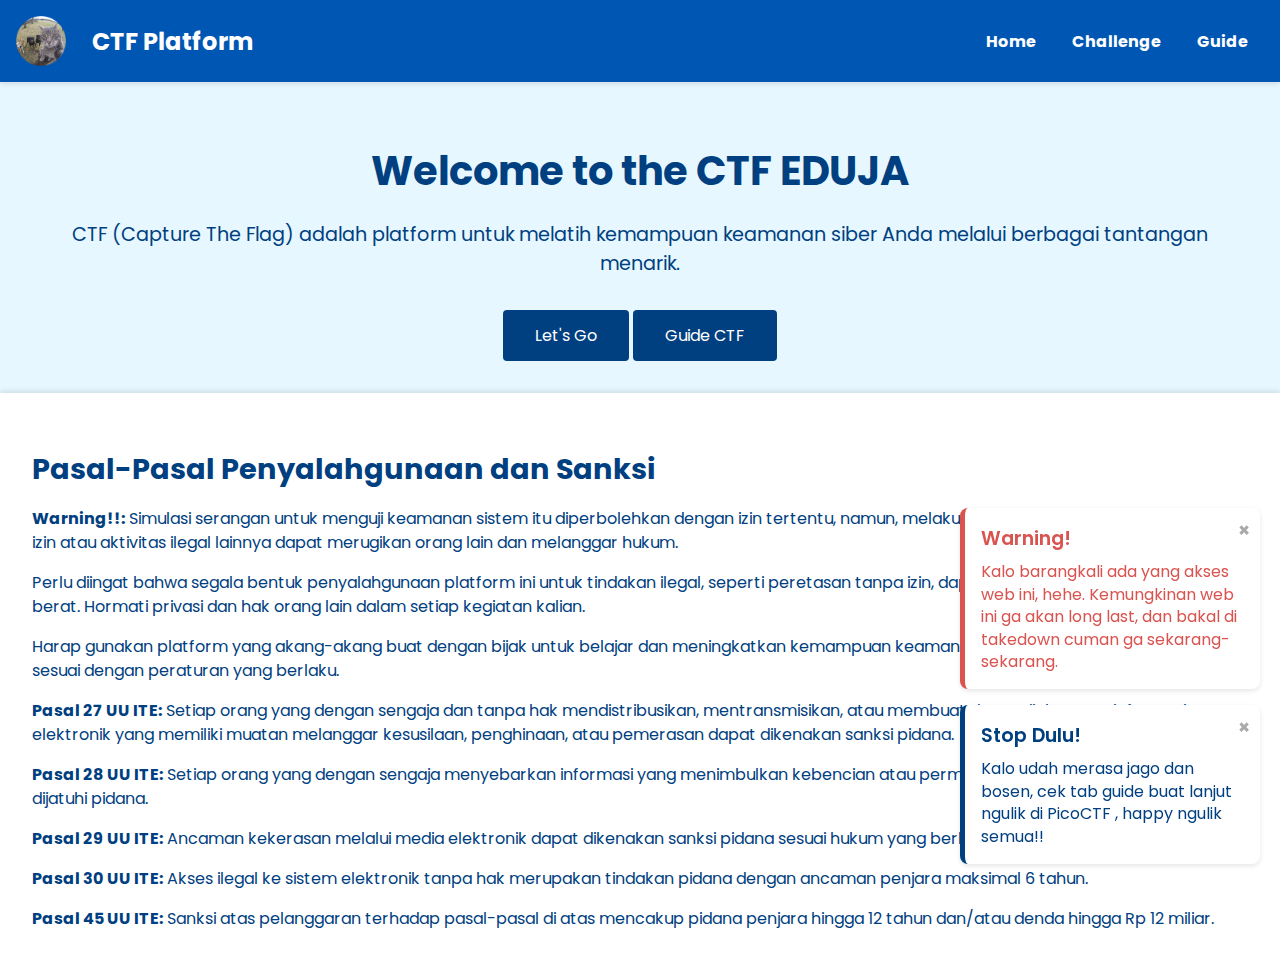
<file: index.html>
<!DOCTYPE html>
<html lang="en">
<head>
    <meta charset="UTF-8">
    <meta name="viewport" content="width=device-width, initial-scale=1.0">
    <title>CTF Platform - Home</title>
    <link rel="icon" href="foto/kucing.png" type="image/png">
    <link rel="stylesheet" href="css/stylehome.css">
</head>
<body>
    <nav>
        <div class="logo">
            <img src="foto/kucing.png" alt="CTF Logo">
            <a href="index.html">CTF Platform</a>
        </div>
        <div>
            <a href="index.html">Home</a>
            <a href="challenge.html">Challenge</a>
            <a href="guide.html">Guide</a>
        </div>
    </nav>
    <div id="notification-container" class="notification-container"></div>
    <div class="main">
        <div>
            <h1>Welcome to the CTF EDUJA</h1>
            <p>CTF (Capture The Flag) adalah platform untuk melatih kemampuan keamanan siber Anda melalui berbagai tantangan menarik.</p>
            <a href="challenge.html">Let's Go</a>
            <a href="guide.html">Guide CTF</a>
        </div>
    </div>
    <div class="legal">
        <h2>Pasal-Pasal Penyalahgunaan dan Sanksi</h2>
        <p><strong>Warning!!:</strong> Simulasi serangan untuk menguji keamanan sistem itu diperbolehkan dengan izin tertentu, namun, melakukan tindakan seperti hacking tanpa izin atau aktivitas ilegal lainnya dapat merugikan orang lain dan melanggar hukum.</p>
        <p>Perlu diingat bahwa segala bentuk penyalahgunaan platform ini untuk tindakan ilegal, seperti peretasan tanpa izin, dapat berujung pada sanksi hukum berat. Hormati privasi dan hak orang lain dalam setiap kegiatan kalian.</p>
        <p>Harap gunakan platform yang akang-akang buat dengan bijak untuk belajar dan meningkatkan kemampuan keamanan siber kalian secara positif dan sesuai dengan peraturan yang berlaku.</p>
        <p><strong>Pasal 27 UU ITE:</strong> Setiap orang yang dengan sengaja dan tanpa hak mendistribusikan, mentransmisikan, atau membuat dapat diaksesnya informasi elektronik yang memiliki muatan melanggar kesusilaan, penghinaan, atau pemerasan dapat dikenakan sanksi pidana.</p>
        <p><strong>Pasal 28 UU ITE:</strong> Setiap orang yang dengan sengaja menyebarkan informasi yang menimbulkan kebencian atau permusuhan berdasarkan SARA dapat dijatuhi pidana.</p>
        <p><strong>Pasal 29 UU ITE:</strong> Ancaman kekerasan melalui media elektronik dapat dikenakan sanksi pidana sesuai hukum yang berlaku.</p>
        <p><strong>Pasal 30 UU ITE:</strong> Akses ilegal ke sistem elektronik tanpa hak merupakan tindakan pidana dengan ancaman penjara maksimal 6 tahun.</p>
        <p><strong>Pasal 45 UU ITE:</strong> Sanksi atas pelanggaran terhadap pasal-pasal di atas mencakup pidana penjara hingga 12 tahun dan/atau denda hingga Rp 12 miliar.</p>
    </div>
    <script src="script/script.js"></script>
</body>
</html>
</file>
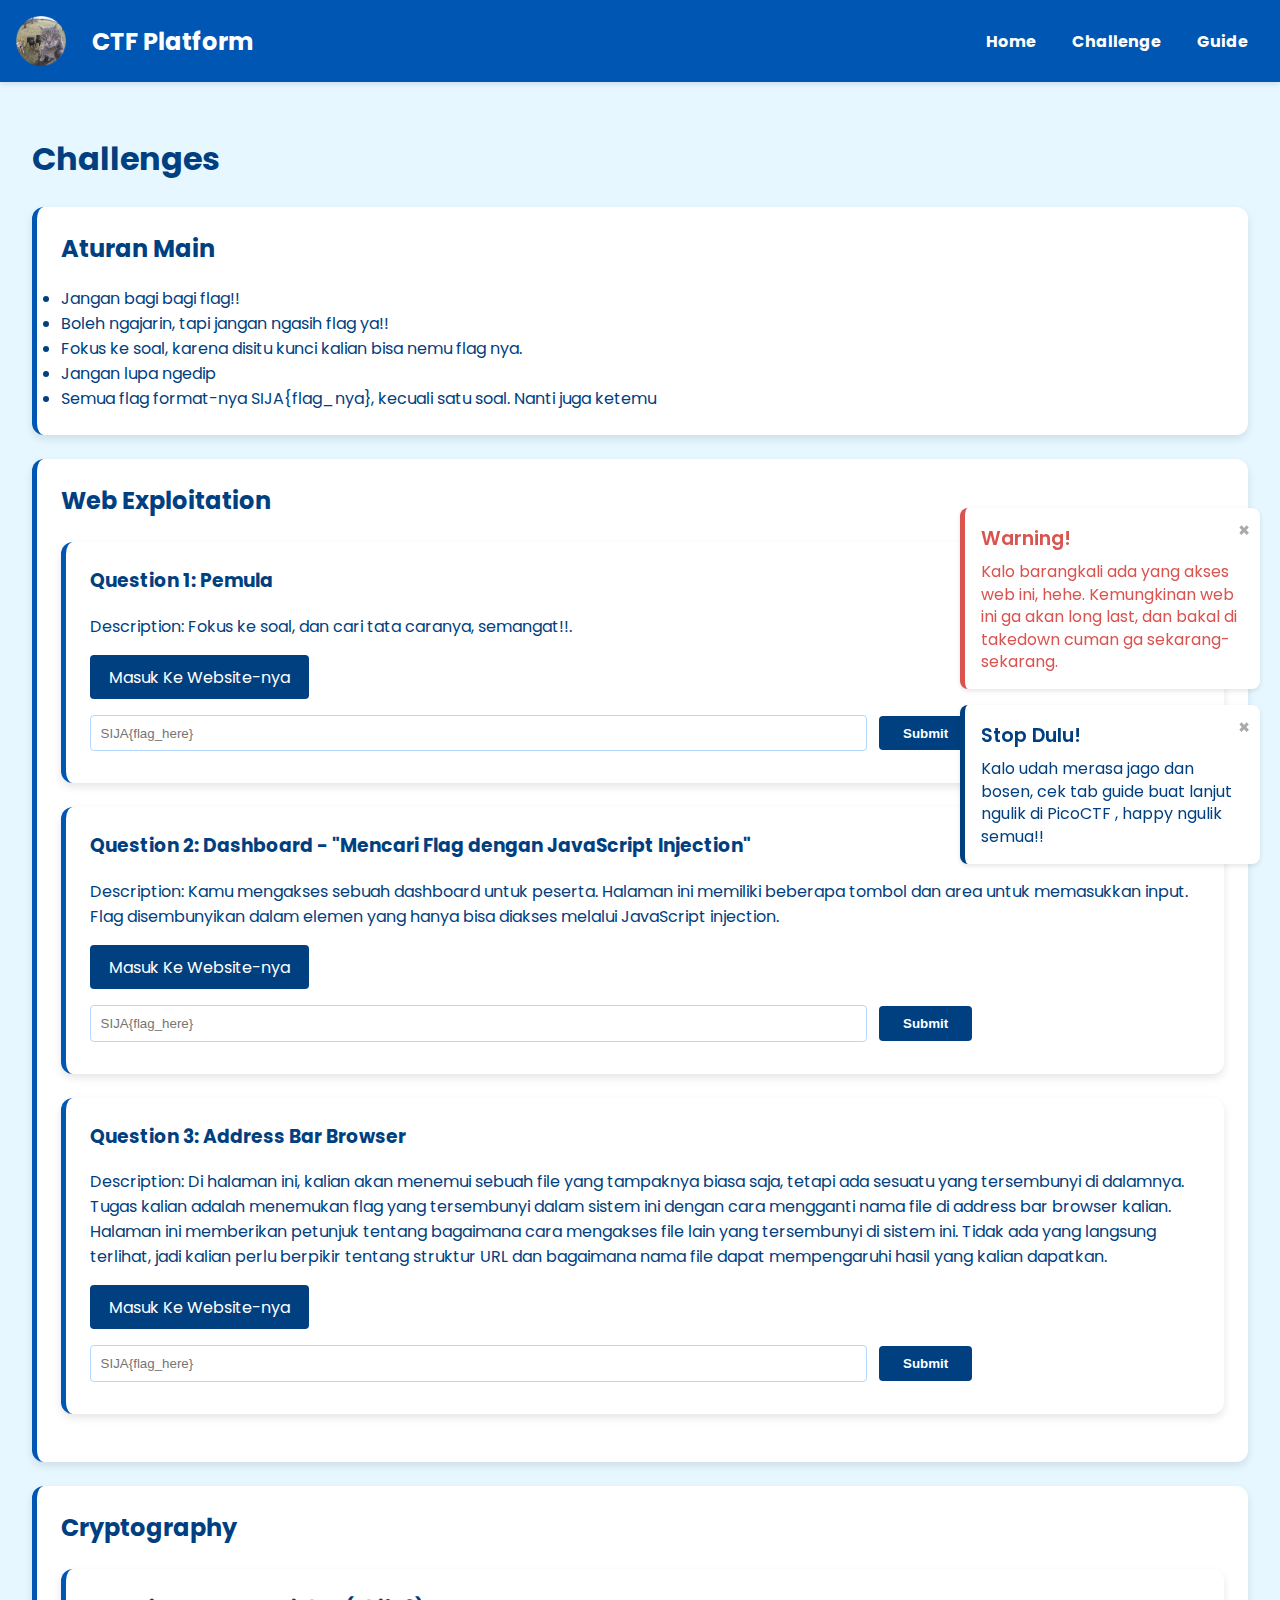
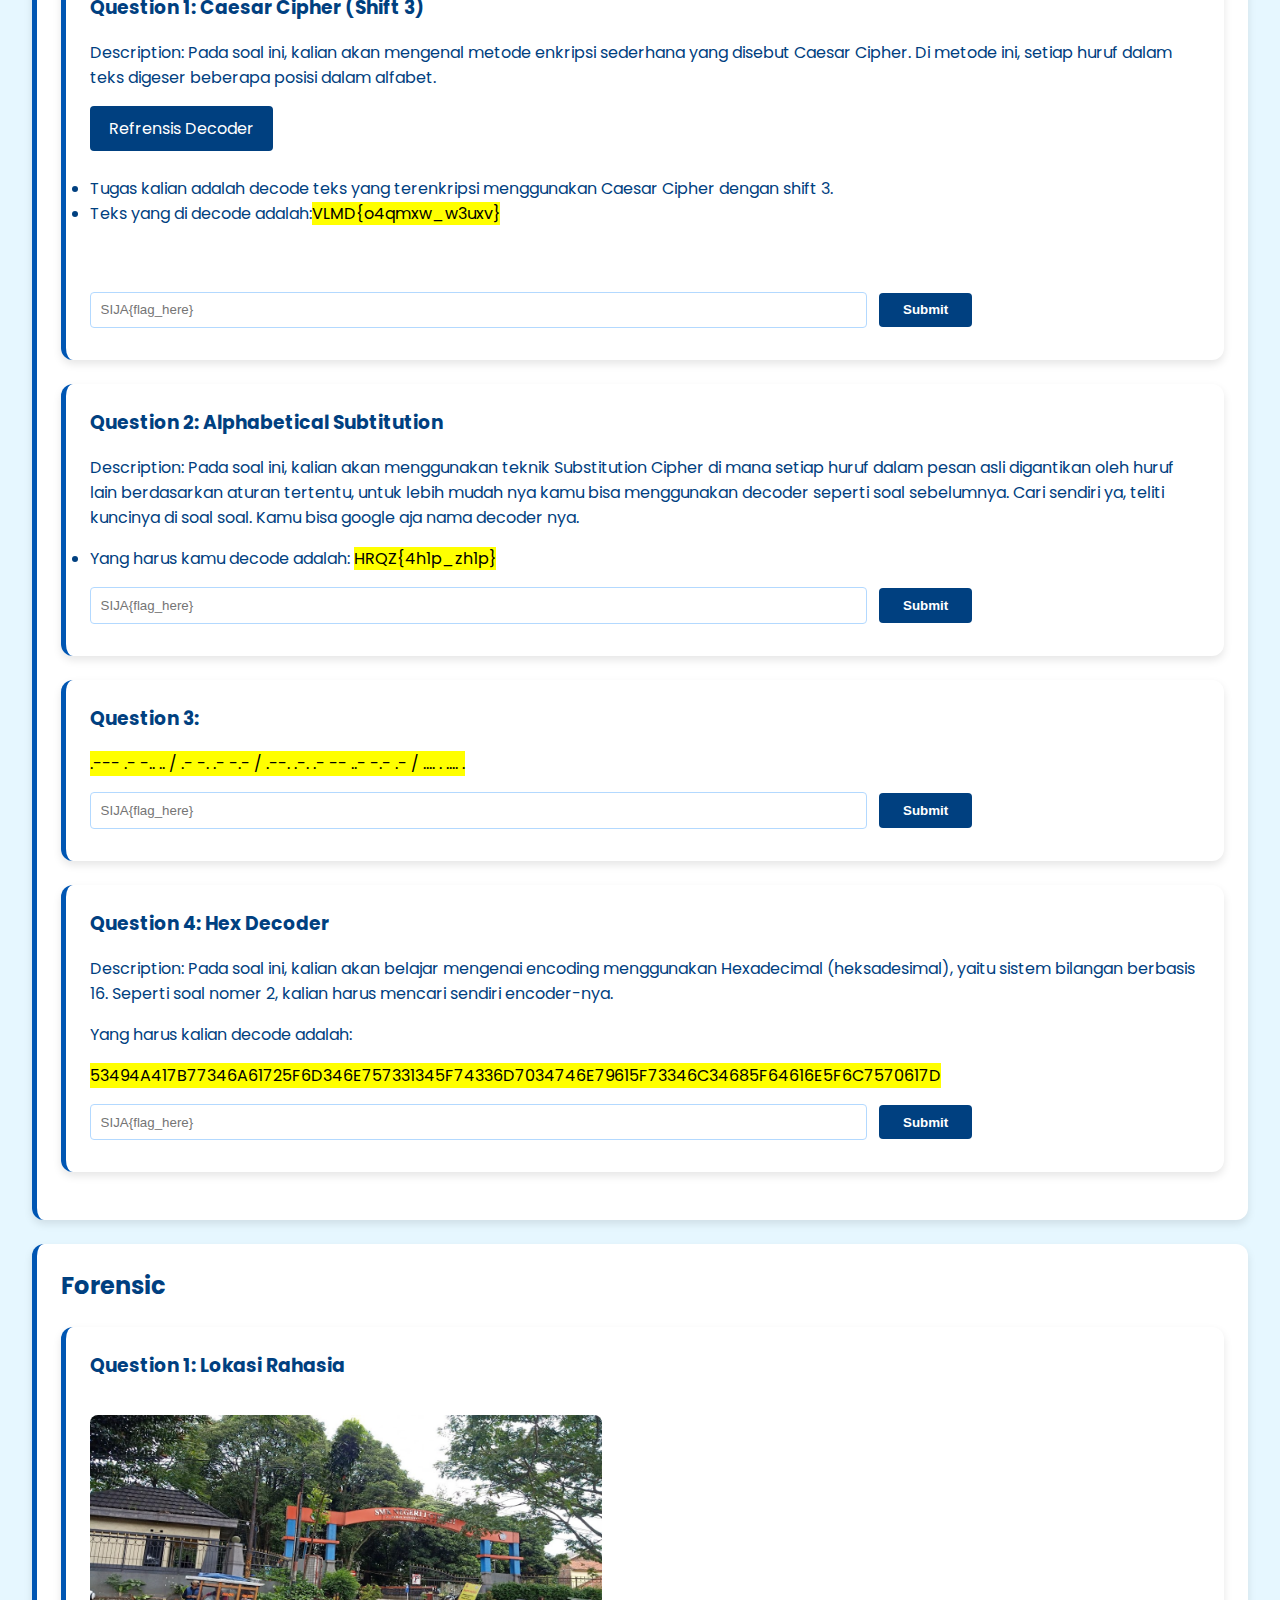
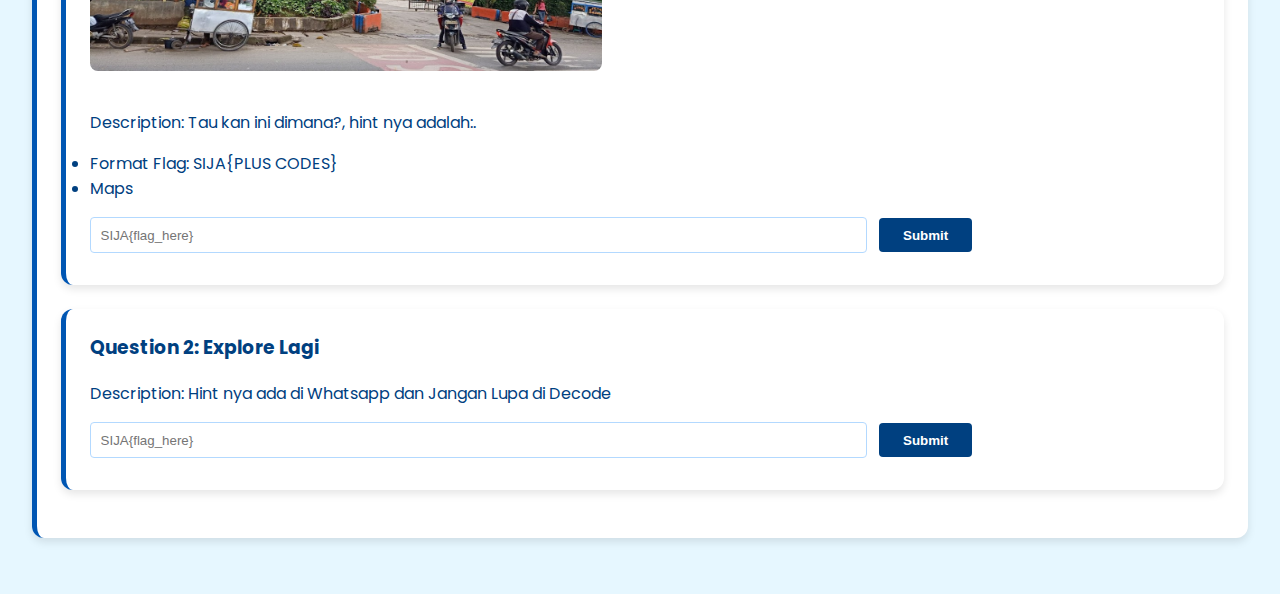
<file: challenge.html>
<!--Hayo Nyari Apa Disini???-->
<!--Balik Lagi Sana-->

<!DOCTYPE html>
<html lang="en">
<head>
    <meta chtfarset="UTF-8">
    <meta name="viewport" content="width=device-width, initial-scale=1.0">
    <title>CTF Platform - Challenge</title>
    <link rel="icon" href="/foto/kucing.png" type="image/png">
    <link rel="stylesheet" href="/css/style.css">
</head>
<body>
    <nav>
        <div class="logo">
            <img src="/foto/kucing.png" alt="CTF Logo">
            <a href="index.html">CTF Platform</a>
        </div>
        <div>
            <a href="index.html">Home</a>
            <a href="challenge.html">Challenge</a>
            <a href="guide.html">Guide</a>
        </div>
    </nav>
    <div id="notification-container" class="notification-container"></div>
    <div class="container">
        <h1>Challenges</h1>
        <div class="card">
            <h2>Aturan Main</h2>
            <li>Jangan bagi bagi flag!!</li>
            <li>Boleh ngajarin, tapi jangan ngasih flag ya!!</li>
            <li>Fokus ke soal, karena disitu kunci kalian bisa nemu flag nya.</li>
            <li>Jangan lupa ngedip</li>
            <li>Semua flag format-nya SIJA{flag_nya}, kecuali satu soal. Nanti juga ketemu</li>
        </div>
        <div class="card">
            <h2>Web Exploitation</h2>
            <div class="card">
                <h3>Question 1: Pemula</h3>
                <p>Description: Fokus ke soal, dan cari tata caranya, semangat!!.</p>
                <a href="websoal/kesatu.html" class="button-link">
                    Masuk Ke Website-nya
                </a>
                <form class="challenge-form" data-id="web1" data-answer="U0lKQXtrZXJlbl9rZXJlbjJfNH0=">
                    <input type="text" name="answer" placeholder="SIJA{flag_here}">
                    <button type="submit">Submit</button>
                    <div class="feedback"></div>
                </form>
            </div>
            <div class="card">
                <h3>Question 2: Dashboard - "Mencari Flag dengan JavaScript Injection"</h3>
                <p>Description: Kamu mengakses sebuah dashboard untuk peserta. Halaman ini memiliki beberapa tombol dan area untuk memasukkan input. Flag disembunyikan dalam elemen yang hanya bisa diakses melalui JavaScript injection.</p>
                <a href="websoal/kedua.html" class="button-link">
                    Masuk Ke Website-nya
                </a>
                <form class="challenge-form" data-id="web2" data-answer="U0lKQXtvMTFfa2VyM25ueTRfMGl9">
                    <input type="text" name="answer" placeholder="SIJA{flag_here}">
                    <button type="submit">Submit</button>
                    <div class="feedback"></div>
                </form>
            </div>
            <div class="card">
                <h3>Question 3: Address Bar Browser</h3>
                <p>Description:  Di halaman ini, kalian akan menemui sebuah file yang tampaknya biasa saja, tetapi ada sesuatu yang tersembunyi di dalamnya. Tugas kalian adalah menemukan flag yang tersembunyi dalam sistem ini dengan cara mengganti nama file di address bar browser kalian.
                Halaman ini memberikan petunjuk tentang bagaimana cara mengakses file lain yang tersembunyi di sistem ini. Tidak ada yang langsung terlihat, jadi kalian perlu berpikir tentang struktur URL dan bagaimana nama file dapat mempengaruhi hasil yang kalian dapatkan.</p>
                <a href="websoal/ketiga.html" class="button-link">
                    Masuk Ke Website-nya
                </a>
                <form class="challenge-form" data-id="web3" data-answer="U0lKQXttdWxhMV9qNGcwX25paH0=">
                    <input type="text" name="answer" placeholder="SIJA{flag_here}">
                    <button type="submit">Submit</button>
                    <div class="feedback"></div>
                </form>
            </div>
        </div>
        <div class="card">
            <h2>Cryptography</h2>
            <div class="card">
                <h3>Question 1: Caesar Cipher (Shift 3)</h3>
                <p>Description: Pada soal ini, kalian akan mengenal metode enkripsi sederhana yang disebut Caesar Cipher. Di metode ini, setiap huruf dalam teks digeser beberapa posisi dalam alfabet.</p>
                <a href="https://cryptii.com/pipes/caesar-cipher" class="button-link">
                    Refrensis Decoder
                </a><br><br>
                <li>
                    Tugas kalian adalah decode teks yang terenkripsi menggunakan Caesar Cipher dengan shift 3.
                </li>
                <li>
                    Teks yang di decode adalah:<mark>VLMD{o4qmxw_w3uxv}</mark> 
                </li><br><br>
                <form class="challenge-form" data-id="crypto1" data-answer="U0lKQXtsNG5qdXRfdDNydXN9">
                    <input type="text" name="answer" placeholder="SIJA{flag_here}">
                    <button type="submit">Submit</button>
                    <div class="feedback"></div>
                </form>
            </div>
            <div class="card">
                <h3>Question 2: Alphabetical Subtitution</h3>
                <p>Description: Pada soal ini, kalian akan menggunakan teknik Substitution Cipher di mana setiap huruf dalam pesan asli digantikan oleh huruf lain berdasarkan aturan tertentu, untuk lebih mudah nya kamu bisa menggunakan decoder seperti soal sebelumnya. Cari sendiri ya, teliti kuncinya di soal soal. Kamu bisa google aja nama decoder nya.</p>
                <li>Yang harus kamu decode adalah: <mark>HRQZ{4h1p_zh1p}</mark></li>
                <form class="challenge-form" data-id="crypto2" data-answer="U0lKQXs0czFrX2FzMWt9">
                    <input type="text" name="answer" placeholder="SIJA{flag_here}">
                    <button type="submit">Submit</button>
                    <div class="feedback"></div>
                </form>
            </div>
            <div class="card">
                <h3>Question 3: </h3>
                <p><mark>.--- .- -.. .. / .- -. .- -.- / .--. .-. .- -- ..- -.- .- / .... . .... .</mark></p>
                <form class="challenge-form" data-id="crypto3" data-answer="SkFESSBBTkFLIFBSQU1VS0EgSEVIRQ==">
                    <input type="text" name="answer" placeholder="SIJA{flag_here}">
                    <button type="submit">Submit</button>
                    <div class="feedback"></div>
                </form>
            </div>
            <div class="card">
                <h3>Question 4: Hex Decoder</h3>
                <p>Description: Pada soal ini, kalian akan belajar mengenai encoding menggunakan Hexadecimal (heksadesimal), yaitu sistem bilangan berbasis 16. Seperti soal nomer 2, kalian harus mencari sendiri encoder-nya.</p>
                <p>Yang harus kalian decode adalah: </p>
                <p><mark>53494A417B77346A61725F6D346E757331345F74336D7034746E79615F73346C34685F64616E5F6C7570617D</mark></p>
                <form class="challenge-form" data-id="crypto4" data-answer="U0lKQXt3NGphcl9tNG51czE0X3QzbXA0dG55YV9zNGw0aF9kYW5fbHVwYX0=">
                    <input type="text" name="answer" placeholder="SIJA{flag_here}">
                    <button type="submit">Submit</button>
                    <div class="feedback"></div>
                </form>
            </div>
        </div>
        <div class="card">
            <h2>Forensic</h2>
            <div class="card">
                <h3>Question 1: Lokasi Rahasia</h3>
                <img src="/foto/smktercinta.jpg" alt="SMK Tercinta" width="512" height="256">
                <p>Description: Tau kan ini dimana?, hint nya adalah:.</p>
                <li>Format Flag: SIJA{PLUS CODES}</li>
                <li>Maps</li>
                <form class="challenge-form" data-id="forensic1" data-answer="U0lKQXszR1hRKzM5fQ==">
                    <input type="text" name="answer" placeholder="SIJA{flag_here}">
                    <button type="submit">Submit</button>
                    <div class="feedback"></div>
                </form>
            </div>
            <div class="card">
                <h3>Question 2: Explore Lagi</h3>
                <p>Description: Hint nya ada di Whatsapp dan Jangan Lupa di Decode</p>
                <form class="challenge-form" data-id="forensic2" data-answer="U0lKQXtoZWhlfQ==">
                    <input type="text" name="answer" placeholder="SIJA{flag_here}">
                    <button type="submit">Submit</button>
                    <div class="feedback"></div>
                </form>
            </div>
        </div>
    </div>
    <script src="/script/script.js"></script>
</body>
</html>
</file>
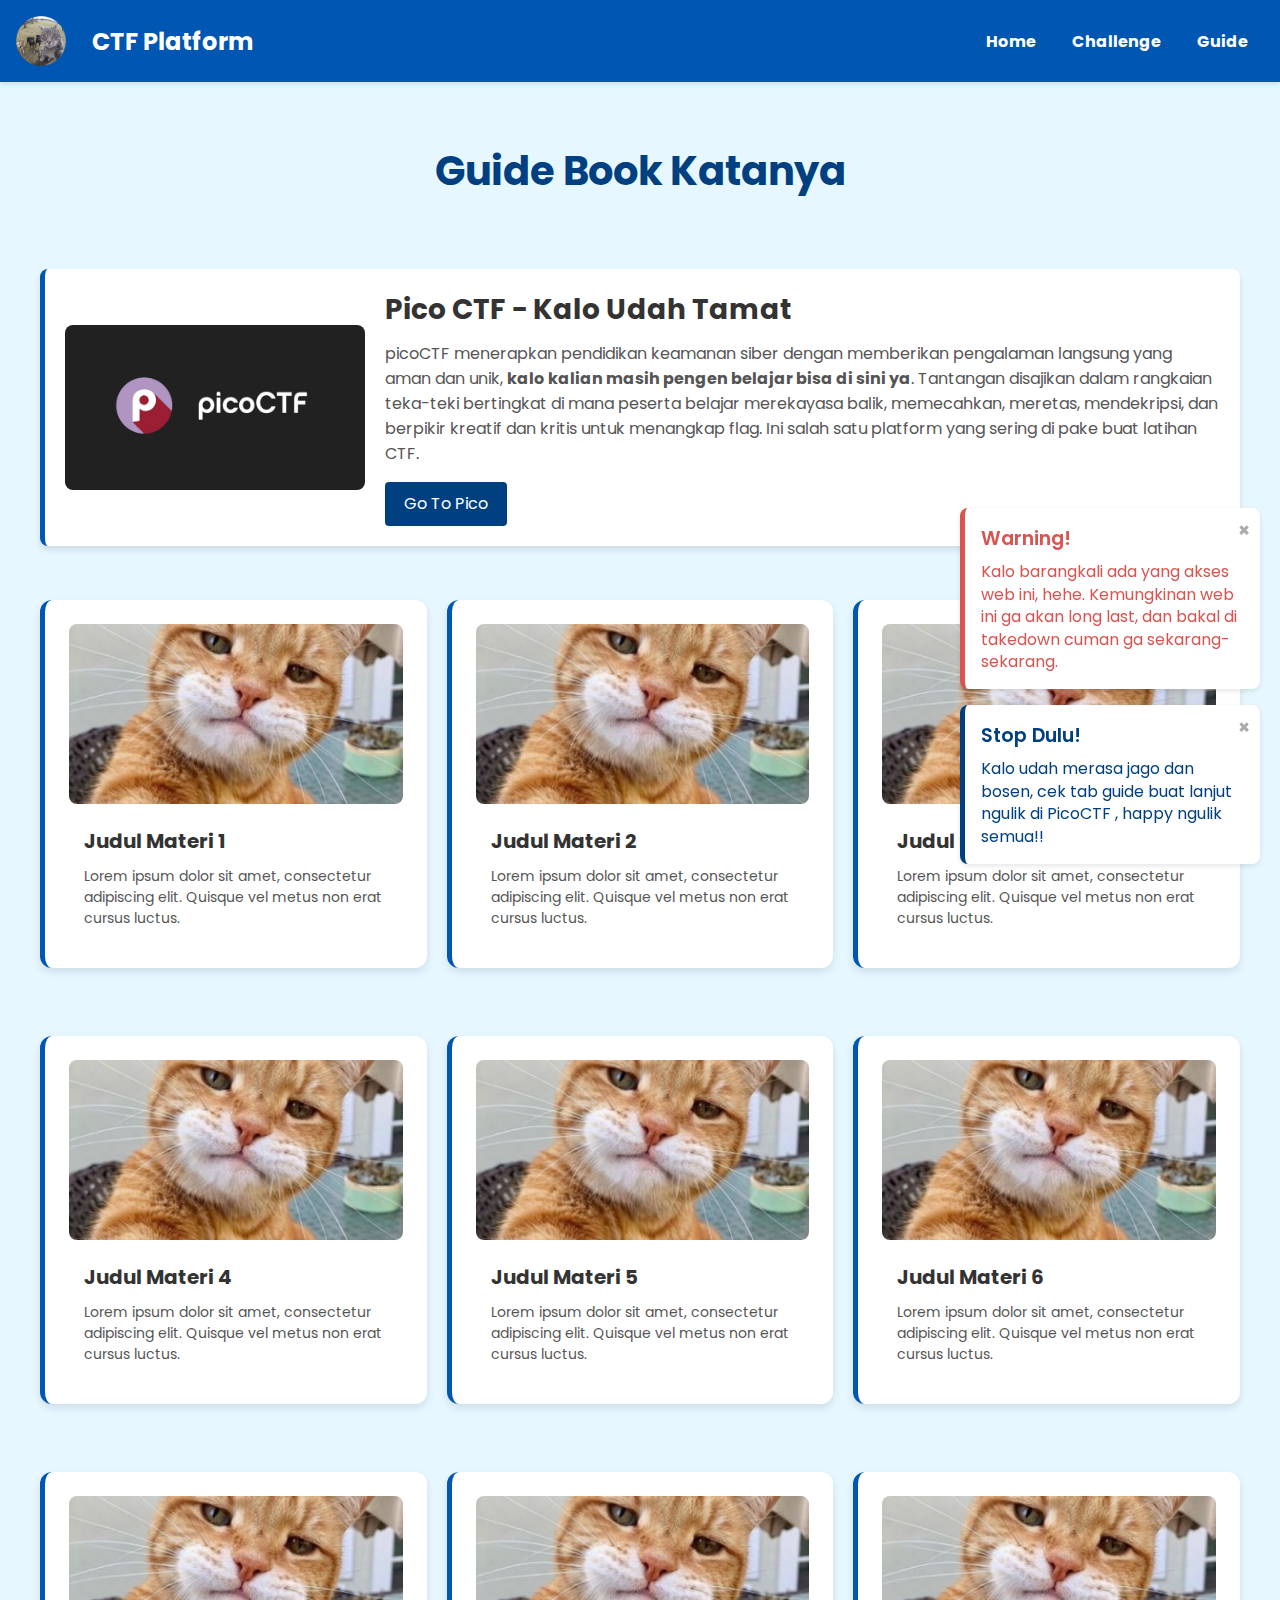
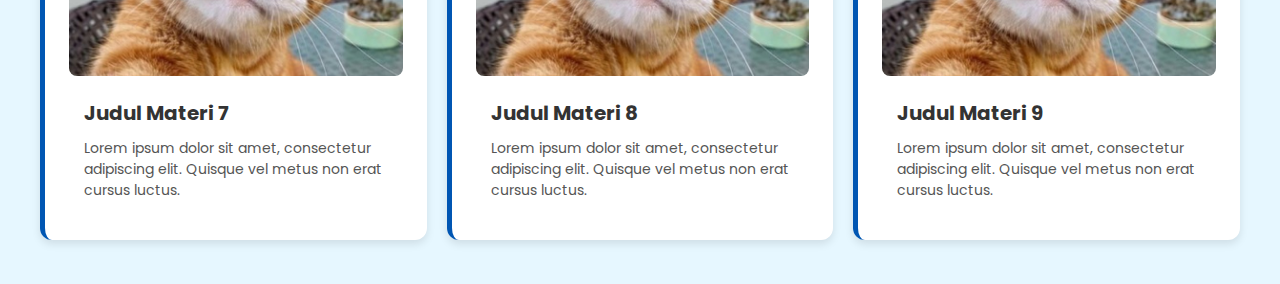
<file: guide.html>
<!DOCTYPE html>
<html lang="id">
<head>
    <meta charset="UTF-8">
    <meta name="viewport" content="width=device-width, initial-scale=1.0">
    <title>Guide</title>
    <link rel="stylesheet" href="css/styleguide.css">
</head>
<body>
    <nav>
        <div class="logo">
            <img src="foto/kucing.png" alt="CTF Logo">
            <a href="index.html">CTF Platform</a>
        </div>
        <div>
            <a href="index.html">Home</a>
            <a href="challenge.html">Challenge</a>
            <a href="guide.html">Guide</a>
        </div>
    </nav>
    <div id="notification-container" class="notification-container"></div>
    <div class="main">
        <div>
            <h1>Guide Book Katanya</h1>
        </div>
    </div>
    <div class="container">
        <div class="main-material">
            <img src="foto/pico.png" alt="Materi Utama">
            <div class="content">
                <h1>Pico CTF - Kalo Udah Tamat</h1>
                <p>
                    picoCTF menerapkan pendidikan keamanan siber dengan memberikan pengalaman langsung yang aman dan unik, <strong>kalo kalian masih pengen belajar bisa di sini ya</strong>. Tantangan disajikan dalam rangkaian teka-teki bertingkat di mana peserta belajar merekayasa balik, memecahkan, meretas, mendekripsi, dan berpikir kreatif dan kritis untuk menangkap flag. Ini salah satu platform yang sering di pake buat latihan CTF.
                </p>
                <a href="https://picoctf.org/" class="button-link">
                    Go To Pico
                </a><br>
            </div>
        </div>

        <div class="card-container">
            <!-- Card 1 -->
            <div class="card">
                <img src="foto/kucingoren.jpg" alt="Materi 1">
                <div class="card-content">
                    <h3>Judul Materi 1</h3>
                    <p>Lorem ipsum dolor sit amet, consectetur adipiscing elit. Quisque vel metus non erat cursus luctus.</p>
                </div>
            </div>
            <!-- Card 2 -->
            <div class="card">
                <img src="foto/kucingoren.jpg" alt="Materi 2">
                <div class="card-content">
                    <h3>Judul Materi 2</h3>
                    <p>Lorem ipsum dolor sit amet, consectetur adipiscing elit. Quisque vel metus non erat cursus luctus.</p>
                </div>
            </div>
            <!-- Card 3 -->
            <div class="card">
                <img src="foto/kucingoren.jpg" alt="Materi 3">
                <div class="card-content">
                    <h3>Judul Materi 3</h3>
                    <p>Lorem ipsum dolor sit amet, consectetur adipiscing elit. Quisque vel metus non erat cursus luctus.</p>
                </div>
            </div>
            <!-- Card 4 -->
            <div class="card">
                <img src="foto/kucingoren.jpg" alt="Materi 4">
                <div class="card-content">
                    <h3>Judul Materi 4</h3>
                    <p>Lorem ipsum dolor sit amet, consectetur adipiscing elit. Quisque vel metus non erat cursus luctus.</p>
                </div>
            </div>
            <!-- Card 5 -->
            <div class="card">
                <img src="foto/kucingoren.jpg" alt="Materi 5">
                <div class="card-content">
                    <h3>Judul Materi 5</h3>
                    <p>Lorem ipsum dolor sit amet, consectetur adipiscing elit. Quisque vel metus non erat cursus luctus.</p>
                </div>
            </div>
            <!-- Card 6 -->
            <div class="card">
                <img src="foto/kucingoren.jpg" alt="Materi 6">
                <div class="card-content">
                    <h3>Judul Materi 6</h3>
                    <p>Lorem ipsum dolor sit amet, consectetur adipiscing elit. Quisque vel metus non erat cursus luctus.</p>
                </div>
            </div>
            <!-- Card 7 -->
            <div class="card">
                <img src="foto/kucingoren.jpg" alt="Materi 7">
                <div class="card-content">
                    <h3>Judul Materi 7</h3>
                    <p>Lorem ipsum dolor sit amet, consectetur adipiscing elit. Quisque vel metus non erat cursus luctus.</p>
                </div>
            </div>
            <!-- Card 8 -->
            <div class="card">
                <img src="foto/kucingoren.jpg" alt="Materi 8">
                <div class="card-content">
                    <h3>Judul Materi 8</h3>
                    <p>Lorem ipsum dolor sit amet, consectetur adipiscing elit. Quisque vel metus non erat cursus luctus.</p>
                </div>
            </div>
            <!-- Card 9 -->
            <div class="card">
                <img src="foto/kucingoren.jpg" alt="Materi 9">
                <div class="card-content">
                    <h3>Judul Materi 9</h3>
                    <p>Lorem ipsum dolor sit amet, consectetur adipiscing elit. Quisque vel metus non erat cursus luctus.</p>
                </div>
            </div>
        </div>
    </div>
    <script src="script/script.js"></script>
</body>
</html>
</file>
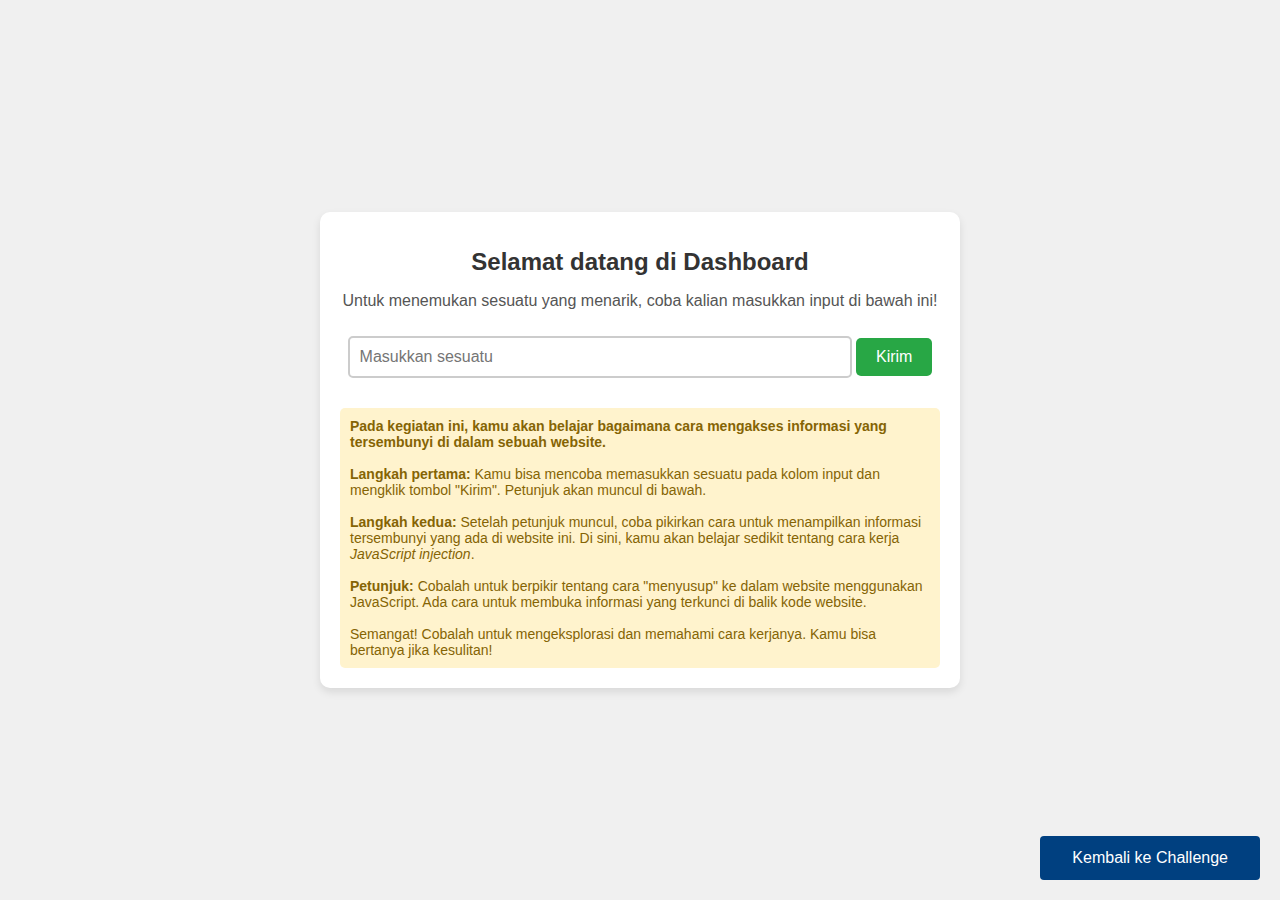
<file: websoal/kedua.html>
<!DOCTYPE html>
<html lang="id">
<head>
    <meta charset="UTF-8">
    <meta name="viewport" content="width=device-width, initial-scale=1.0">
    <title>Dashboard - Flag Tersembunyi</title>
    <style>
        body {
            font-family: Arial, sans-serif;
            background-color: #f0f0f0;
            display: flex;
            justify-content: center;
            align-items: center;
            height: 100vh;
            margin: 0;
        }
        .container {
            text-align: center;
            background-color: white;
            padding: 20px;
            border-radius: 10px;
            box-shadow: 0 4px 8px rgba(0, 0, 0, 0.1);
            width: 80%;
            max-width: 600px;
        }
        h1 {
            font-size: 24px;
            color: #333;
        }
        p {
            font-size: 16px;
            color: #555;
        }
        .btn {
            padding: 10px 20px;
            background-color: #007BFF;
            color: white;
            border: none;
            border-radius: 5px;
            cursor: pointer;
            font-size: 16px;
        }
        .btn:hover {
            background-color: #0056b3;
        }

        .btn-second {
            position: fixed;
            bottom: 20px; 
            right: 20px; 
            padding: 0.8rem 2rem;
            font-size: 1rem;
            color: white;
            background-color: #004080;
            text-decoration: none;
            border-radius: 4px;
            border: none;
            cursor: pointer;
        }

        .btn-second:hover {
            background-color: #218838;
        }
        input[type="text"] {
            padding: 10px;
            font-size: 16px;
            width: 80%;
            margin: 10px 0;
            border-radius: 5px;
            border: 2px solid #ccc;
        }
        input[type="submit"] {
            padding: 10px 20px;
            background-color: #28a745;
            color: white;
            border: none;
            border-radius: 5px;
            cursor: pointer;
            font-size: 16px;
        }
        input[type="submit"]:hover {
            background-color: #218838;
        }
        #hint {
            color: green;
            display: none;
        }
        .hint-container {
            margin-top: 20px;
        }
        #explanation {
            background-color: #fff3cd;
            padding: 10px;
            border-radius: 5px;
            color: #856404;
            margin-top: 20px;
            font-size: 14px;
            text-align: left;
        }
    </style>
</head>
<body>
    <div class="container">
        <h1>Selamat datang di Dashboard</h1>
        <p>Untuk menemukan sesuatu yang menarik, coba kalian masukkan input di bawah ini!</p>

        <form id="form">
            <input type="text" id="input" placeholder="Masukkan sesuatu" />
            <input type="submit" class="btn" value="Kirim" />
        </form>

        <div class="hint-container">
            <p id="hint">"revealFlag();" dan Console Pada Browser</p>
        </div>

        <div id="hiddenFlag" style="display:none;">U0lKQXtvMTFfa2VyM25ueTRfMGl9</div>

        <div id="explanation">
            <strong>Pada kegiatan ini, kamu akan belajar bagaimana cara mengakses informasi yang tersembunyi di dalam sebuah website.</strong><br><br>
            <strong>Langkah pertama:</strong> Kamu bisa mencoba memasukkan sesuatu pada kolom input dan mengklik tombol "Kirim". Petunjuk akan muncul di bawah.<br><br>
            <strong>Langkah kedua:</strong> Setelah petunjuk muncul, coba pikirkan cara untuk menampilkan informasi tersembunyi yang ada di website ini. Di sini, kamu akan belajar sedikit tentang cara kerja <em>JavaScript injection</em>.<br><br>
            <strong>Petunjuk:</strong> Cobalah untuk berpikir tentang cara "menyusup" ke dalam website menggunakan JavaScript. Ada cara untuk membuka informasi yang terkunci di balik kode website.<br><br>
            Semangat! Cobalah untuk mengeksplorasi dan memahami cara kerjanya. Kamu bisa bertanya jika kesulitan!
        </div>
        <button class="btn-second" onclick="window.location.href='../challenge.html'">Kembali ke Challenge</button>
    </div>

    <script>
        document.getElementById('form').addEventListener('submit', function(e) {
            e.preventDefault();  
            const input = document.getElementById('input').value;
            document.getElementById('hint').style.display = 'block';  

            document.getElementById('input').value = '';
        });

        function revealFlag() {
            const encodedFlag = document.getElementById('hiddenFlag').textContent;
            const decodedFlag = atob(encodedFlag); 
            alert('Flag Terungkap: ' + decodedFlag);  
        }

        window.revealFlag = revealFlag;
    </script>
</body>
</html>
</file>
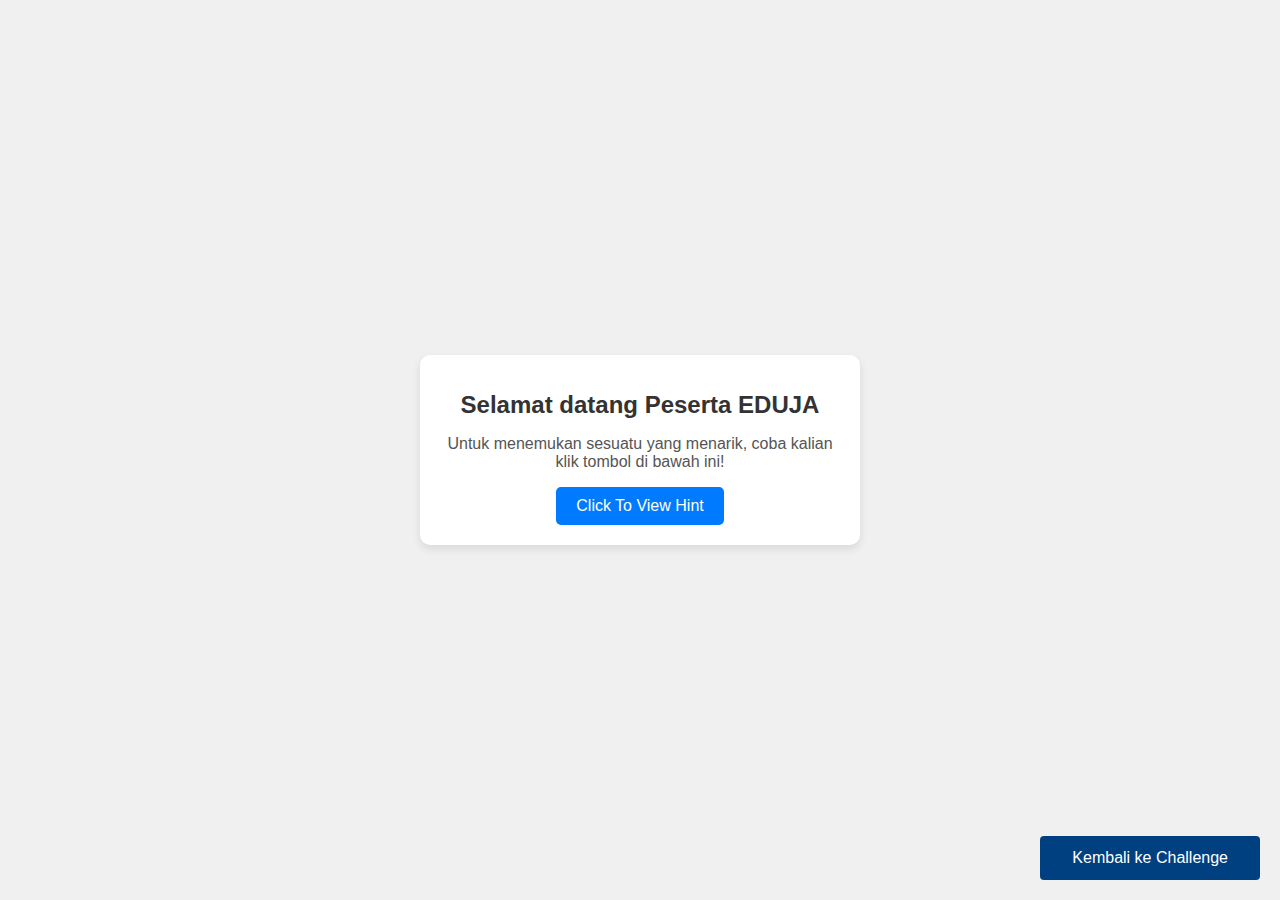
<file: websoal/kesatu.html>
<!DOCTYPE html>
<html lang="id">
<head>
    <meta charset="UTF-8">
    <meta name="viewport" content="width=device-width, initial-scale=1.0">
    <title>Web Sederhana - Flag Tersembunyi</title>
    <style>
        body {
            font-family: Arial, sans-serif;
            background-color: #f0f0f0;
            display: flex;
            justify-content: center;
            align-items: center;
            height: 100vh;
            margin: 0;
        }
        .container {
            text-align: center;
            background-color: white;
            padding: 20px;
            border-radius: 10px;
            box-shadow: 0 4px 8px rgba(0, 0, 0, 0.1);
            width: 80%;
            max-width: 400px;
        }
        h1 {
            font-size: 24px;
            color: #333;
        }
        p {
            font-size: 16px;
            color: #555;
        }
        .btn {
            padding: 10px 20px;
            background-color: #007BFF;
            color: white;
            border: none;
            border-radius: 5px;
            cursor: pointer;
            font-size: 16px;
        }
        .btn:hover {
            background-color: #0056b3;
        }

        .btn-second {
            position: fixed;
            bottom: 20px; 
            right: 20px; 
            padding: 0.8rem 2rem;
            font-size: 1rem;
            color: white;
            background-color: #004080;
            text-decoration: none;
            border-radius: 4px;
            border: none;
            cursor: pointer;
        }

        .btn-second:hover {
            background-color: #218838;
        }
        input[type="text"] {
            padding: 10px;
            font-size: 16px;
            width: 80%;
            margin: 10px 0;
            border-radius: 5px;
            border: 2px solid #ccc;
        }
        input[type="submit"] {
            padding: 10px 20px;
            background-color: #28a745;
            color: white;
            border: none;
            border-radius: 5px;
            cursor: pointer;
            font-size: 16px;
        }
        input[type="submit"]:hover {
            background-color: #218838;
        }
        .error {
            border-color: red;
            background-color: #f8d7da;
            color: red;
        }
        .success {
            border-color: green;
            background-color: #d4edda;
            color: green;
        }
        #hint {
            color: green;
            display: none;
        }
    </style>
</head>
<body>
    <div class="container">
        <h1>Selamat datang Peserta EDUJA</h1>
        <p>Untuk menemukan sesuatu yang menarik, coba kalian klik tombol di bawah ini!</p>
        <button class="btn" onclick="showHint()">Click To View Hint</button>
        <p id="hint">Source Code<br></p>
        </form>
    </div>
    <button class="btn-second" onclick="window.location.href='../challenge.html'">Kembali ke Challenge</button>
    <script>
        function showHint() {
            var hint = document.getElementById('hint');
            hint.style.display = 'block'; 
        }
    </script>

    <!-- Flag sebenarnya ada di dalam komentar HTML di bawah ini -->
    <!-- SIJA{keren_keren2_4} -->
</body>
</html>
</file>
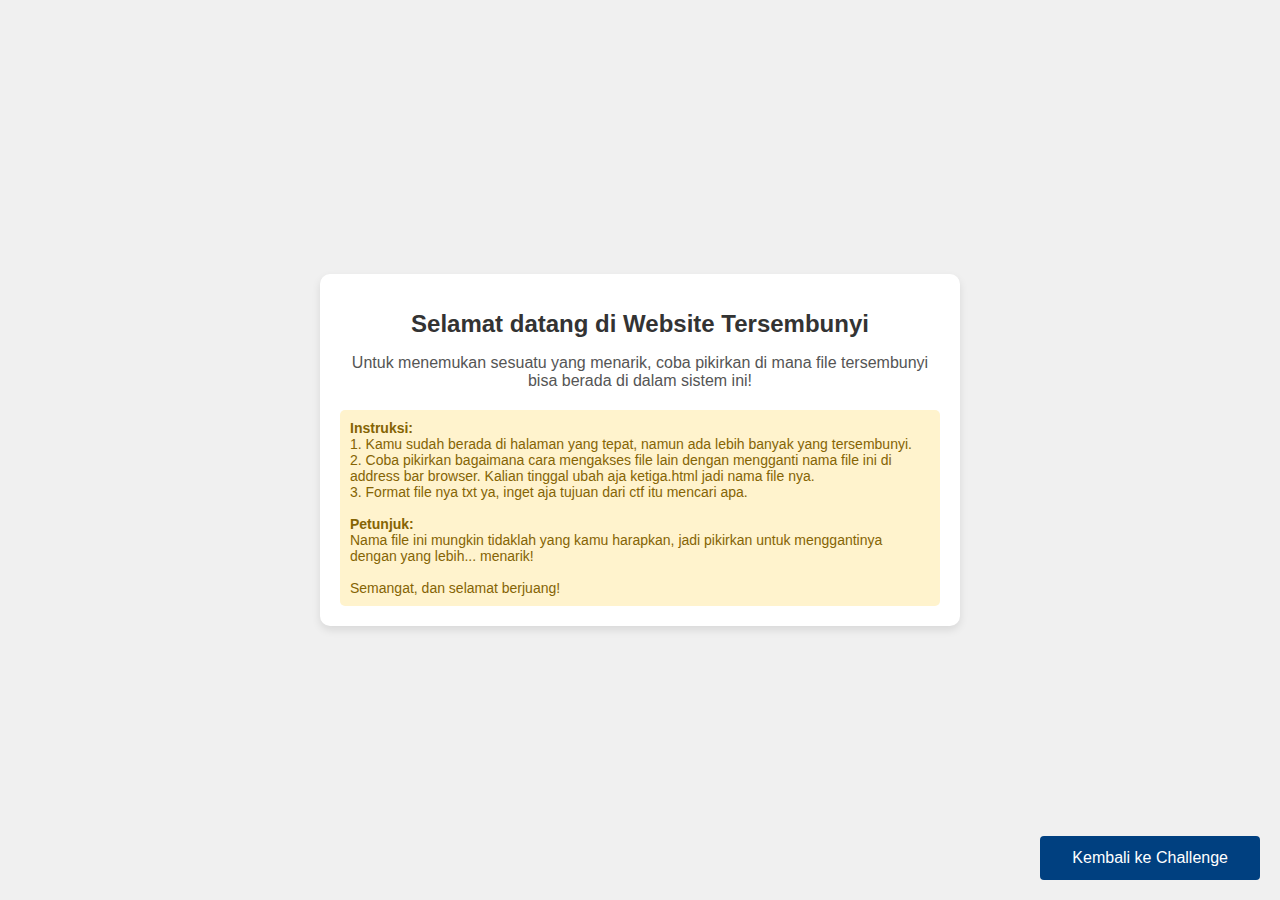
<file: websoal/ketiga.html>
<!DOCTYPE html>
<html lang="id">
<head>
    <meta charset="UTF-8">
    <meta name="viewport" content="width=device-width, initial-scale=1.0">
    <title>Web Tersembunyi - Temukan Flag</title>
    <style>
        body {
            font-family: Arial, sans-serif;
            background-color: #f0f0f0;
            display: flex;
            justify-content: center;
            align-items: center;
            height: 100vh;
            margin: 0;
        }
        .container {
            text-align: center;
            background-color: white;
            padding: 20px;
            border-radius: 10px;
            box-shadow: 0 4px 8px rgba(0, 0, 0, 0.1);
            width: 80%;
            max-width: 600px;
        }
        h1 {
            font-size: 24px;
            color: #333;
        }
        p {
            font-size: 16px;
            color: #555;
        }
        .btn {
            padding: 10px 20px;
            background-color: #007BFF;
            color: white;
            border: none;
            border-radius: 5px;
            cursor: pointer;
            font-size: 16px;
        }
        .btn:hover {
            background-color: #0056b3;
        }

        .btn-second {
            position: fixed;
            bottom: 20px; 
            right: 20px; 
            padding: 0.8rem 2rem;
            font-size: 1rem;
            color: white;
            background-color: #004080;
            text-decoration: none;
            border-radius: 4px;
            border: none;
            cursor: pointer;
        }

        .btn-second:hover {
            background-color: #218838;
        }
        #hint {
            color: green;
            display: none;
            margin-top: 20px;
        }
        #explanation {
            background-color: #fff3cd;
            padding: 10px;
            border-radius: 5px;
            color: #856404;
            margin-top: 20px;
            font-size: 14px;
            text-align: left;
        }
    </style>
</head>
<body>
    <div class="container">
        <h1>Selamat datang di Website Tersembunyi</h1>
        <p>Untuk menemukan sesuatu yang menarik, coba pikirkan di mana file tersembunyi bisa berada di dalam sistem ini!</p>

        <div id="explanation">
            <strong>Instruksi:</strong><br>
            1. Kamu sudah berada di halaman yang tepat, namun ada lebih banyak yang tersembunyi. <br>
            2. Coba pikirkan bagaimana cara mengakses file lain dengan mengganti nama file ini di address bar browser. Kalian tinggal ubah aja ketiga.html jadi nama file nya. <br>
            3. Format file nya txt ya, inget aja tujuan dari ctf itu mencari apa. <br><br>
            <strong>Petunjuk:</strong><br>
            Nama file ini mungkin tidaklah yang kamu harapkan, jadi pikirkan untuk menggantinya dengan yang lebih... menarik!<br><br>
            Semangat, dan selamat berjuang!
        </div>
    </div>
    <button class="btn-second" onclick="window.location.href='../challenge.html'">Kembali ke Challenge</button>
</body>
</html>
</file>
<file: css/stylehome.css>
@import url('https://fonts.googleapis.com/css2?family=Poppins:wght@400;600;700&display=swap');
body {
    font-family: 'Poppins', sans-serif;
    margin: 0;
    padding: 0;
    background-color: #e6f7ff;
    color: #004080;
    display: flex;
    flex-direction: column;
    height: 100vh;
}
nav {
    background-color: #0056b3;
    padding: 1rem;
    display: flex;
    justify-content: space-between;
    align-items: center;
    box-shadow: 0 2px 5px rgba(0, 0, 0, 0.1);
}

nav a {
    color: white;
    text-decoration: none;
    margin: 0 1rem;
    font-weight: bold;
    transition: color 0.3s ease;
}

nav a:hover {
    color: #cce7ff;
}

.container {
    padding: 2rem;
}

.main {
    flex: 1;
    display: flex;
    justify-content: center;
    align-items: center;
    text-align: center;
    padding: 2rem;
}

.main h1 {
    font-size: 2.5rem;
    margin-bottom: 1rem;
}

.main p {
    font-size: 1.2rem;
    margin-bottom: 2rem;
}

.main a {
    display: inline-block;
    padding: 0.8rem 2rem;
    font-size: 1rem;
    color: white;
    background-color: #004080;
    text-decoration: none;
    border-radius: 4px;
}

.main a:hover {
    background-color: #004080;
}

.legal {
    background-color: #ffffff;
    padding: 2rem;
    color: #004080;
    box-shadow: 0 -2px 5px rgba(0, 0, 0, 0.1);
}

.legal h2 {
    font-size: 1.8rem;
    margin-bottom: 1rem;
}

.legal p {
    font-size: 1rem;
    margin-bottom: 0.8rem;
    line-height: 1.5;
}

.logo {
    display: flex;
    align-items: center;
}

.logo img {
    height: 50px;
    margin-right: 10px;
}

.logo a {
    font-size: 1.5rem;
    color: white;
    text-decoration: none;
    font-weight: bold;
}

.notification-container {
    position: fixed;
    bottom: 20px;
    right: 20px;
    width: 300px;
    z-index: 1000;
}

.notification {
    position: relative; 
    background-color: #ffffff;
    border-left: 5px solid #004080; 
    border-radius: 8px; 
    box-shadow: 0 2px 5px rgba(0, 0, 0, 0.1);
    padding: 1rem;
    margin-bottom: 1rem;
    font-family: 'Poppins', sans-serif;
    color: #004080;
    animation: fadeIn 0.5s ease-out;
}

.notification.warning {
    border-left-color: #d9534f; 
    color: #d9534f;
}

.notification h3 {
    margin: 0 0 0.5rem 0;
    font-size: 1.2rem;
    font-weight: 600;
}

.notification p {
    margin: 0;
    font-size: 1rem;
    line-height: 1.4;
}

.notification .close-btn {
    position: absolute;
    top: 8px;
    right: 10px;
    font-size: 1.2rem;
    color: #aaa;
    cursor: pointer;
    font-weight: bold;
}

.notification .close-btn:hover {
    color: #000;
}

@keyframes fadeIn {
    from {
        opacity: 0;
        transform: translateY(20px);
    }
    to {
        opacity: 1;
        transform: translateY(0);
    }
}
</file>
<file: css/style.css>
@import url('https://fonts.googleapis.com/css2?family=Poppins:wght@400;600;700&display=swap');
body {
    font-family: 'Poppins', sans-serif;
    margin: 0;
    padding: 0;
    background-color: #e6f7ff;
    color: #004080;
}

nav {
    background-color: #0056b3;
    padding: 1rem;
    display: flex;
    justify-content: space-between;
    align-items: center;
    box-shadow: 0 2px 5px rgba(0, 0, 0, 0.1);
}

nav a {
    color: white;
    text-decoration: none;
    margin: 0 1rem;
    font-weight: bold;
    transition: color 0.3s ease;
}

nav a:hover {
    color: #cce7ff;
}

.container {
    padding: 2rem;
}

.card {
    background-color: white;
    margin: 1.5rem 0;
    padding: 1.5rem;
    border-radius: 12px;
    box-shadow: 0 4px 8px rgba(0, 0, 0, 0.1);
    border-left: 5px solid #0056b3;
    transition: transform 0.2s;
}

.card:hover {
    transform: translateY(-5px);
}

.card h2, .card h3 {
    margin-top: 0;
}

.card p mark {
    word-break: break-word; 
    overflow-wrap: break-word; 
    max-width: 100%; 
    display: inline-block; 
    white-space: normal; 
}

.challenge-form {
    margin-top: 1rem;
}

.challenge-form input {
    padding: 0.6rem;
    margin-right: 0.5rem;
    border: 1px solid #b3d9ff;
    border-radius: 4px;
    width: 70%;
    box-sizing: border-box;
}

.challenge-form button {
    padding: 0.6rem 1.5rem;
    background-color: #004080;
    color: white;
    border: none;
    border-radius: 4px;
    cursor: pointer;
    font-weight: bold;
    transition: background-color 0.3s ease;
}

.challenge-form button:hover {
    background-color: #0056b3;
}

.feedback {
    margin-top: 0.5rem;
    font-weight: bold;
}

.solved {
    background-color: #e6ffed;
    border-left: 5px solid #28a745;
}

.button-link {
    padding: 0.6rem 1.2rem;
    background-color: #004080;
    color: white;
    border: none;
    border-radius: 4px;
    cursor: pointer;
    text-decoration: none;
    display: inline-block;
    font-size: 1rem;
    transition: background-color 0.3s ease;
}

.button-link:hover {
    background-color: #0056b3;
}

.card img {
    max-width: 100%;
    border-radius: 8px;
    margin: 1rem 0;
}
.logo {
    display: flex;
    align-items: center;
}

.logo img {
    height: 50px;
    margin-right: 10px;
}

.logo a {
    font-size: 1.5rem;
    color: white;
    text-decoration: none;
    font-weight: bold;
}

.notification-container {
    position: fixed;
    bottom: 20px;
    right: 20px;
    width: 300px;
    z-index: 1000;
}

.notification {
    position: relative; 
    background-color: #ffffff;
    border-left: 5px solid #004080; 
    border-radius: 8px;
    box-shadow: 0 2px 5px rgba(0, 0, 0, 0.1);
    padding: 1rem;
    margin-bottom: 1rem;
    font-family: 'Poppins', sans-serif;
    color: #004080;
    animation: fadeIn 0.5s ease-out;
}

.notification.warning {
    border-left-color: #d9534f; 
    color: #d9534f;
}

.notification h3 {
    margin: 0 0 0.5rem 0;
    font-size: 1.2rem;
    font-weight: 600;
}

.notification p {
    margin: 0;
    font-size: 1rem;
    line-height: 1.4;
}

.notification .close-btn {
    position: absolute;
    top: 8px;
    right: 10px;
    font-size: 1.2rem;
    color: #aaa;
    cursor: pointer;
    font-weight: bold;
}

.notification .close-btn:hover {
    color: #000;
}

@keyframes fadeIn {
    from {
        opacity: 0;
        transform: translateY(20px);
    }
    to {
        opacity: 1;
        transform: translateY(0);
    }
}
</file>
<file: css/styleguide.css>
@import url('https://fonts.googleapis.com/css2?family=Poppins:wght@400;600;700&display=swap');
body {
    font-family: 'Poppins', sans-serif;
    margin: 0;
    padding: 0;
    background-color: #e6f7ff;
    color: #004080;
    display: flex;
    flex-direction: column;
    height: 100vh;
}
nav {
    background-color: #0056b3;
    padding: 1rem;
    display: flex;
    justify-content: space-between;
    align-items: center;
    box-shadow: 0 2px 5px rgba(0, 0, 0, 0.1);
}

nav a {
    color: white;
    text-decoration: none;
    margin: 0 1rem;
    font-weight: bold;
    transition: color 0.3s ease;
}

nav a:hover {
    color: #cce7ff;
}

.container {
    padding: 2rem;
}

.main {
    flex: 1;
    display: flex;
    justify-content: center;
    align-items: center;
    text-align: center;
    padding: 2rem;
}

.main h1 {
    font-size: 2.5rem;
    margin-bottom: 1rem;
}

.main p {
    font-size: 1.2rem;
    margin-bottom: 2rem;
}

.main a {
    display: inline-block;
    padding: 0.8rem 2rem;
    font-size: 1rem;
    color: white;
    background-color: #004080;
    text-decoration: none;
    border-radius: 4px;
}

.main a:hover {
    background-color: #004080;
}

.logo {
    display: flex;
    align-items: center;
}

.logo img {
    height: 50px;
    margin-right: 10px;
}

.logo a {
    font-size: 1.5rem;
    color: white;
    text-decoration: none;
    font-weight: bold;
}

.notification-container {
    position: fixed;
    bottom: 20px;
    right: 20px;
    width: 300px;
    z-index: 1000;
}

.notification {
    position: relative; 
    background-color: #ffffff;
    border-left: 5px solid #004080;
    border-radius: 8px; 
    box-shadow: 0 2px 5px rgba(0, 0, 0, 0.1);
    padding: 1rem;
    margin-bottom: 1rem;
    font-family: 'Poppins', sans-serif;
    color: #004080;
    animation: fadeIn 0.5s ease-out;
}

.notification.warning {
    border-left-color: #d9534f; 
    color: #d9534f;
}

.notification h3 {
    margin: 0 0 0.5rem 0;
    font-size: 1.2rem;
    font-weight: 600;
}

.notification p {
    margin: 0;
    font-size: 1rem;
    line-height: 1.4;
}

.notification .close-btn {
    position: absolute;
    top: 8px;
    right: 10px;
    font-size: 1.2rem;
    color: #aaa;
    cursor: pointer;
    font-weight: bold;
}

.notification .close-btn:hover {
    color: #000;
}

@keyframes fadeIn {
    from {
        opacity: 0;
        transform: translateY(20px);
    }
    to {
        opacity: 1;
        transform: translateY(0);
    }
}

.container {
    max-width: 1200px;
    margin: 0 auto;
    padding: 20px;
}

.main-material {
    display: flex;
    align-items: center;
    background-color: #ffffff;
    padding: 20px;
    box-shadow: 0px 4px 6px rgba(0, 0, 0, 0.1);
    border-radius: 8px;
    margin-bottom: 30px;
    border-left: 5px solid #0056b3;
}

.button-link {
    padding: 0.6rem 1.2rem;
    background-color: #004080;
    color: white;
    border: none;
    border-radius: 4px;
    cursor: pointer;
    text-decoration: none;
    display: inline-block;
    font-size: 1rem;
    transition: background-color 0.3s ease;
}

.button-link:hover {
    background-color: #0056b3;
}

.main-material img {
    max-width: 300px;
    border-radius: 8px;
    margin-right: 20px;
}

.main-material .content h1 {
    margin: 0;
    font-size: 28px;
    color: #333;
}

.main-material .content p {
    margin-top: 10px;
    font-size: 16px;
    color: #555;
}

.card-container {
    display: grid;
    grid-template-columns: repeat(auto-fit, minmax(300px, 1fr));
    gap: 20px;
}

.card {
    background-color: white;
    margin: 1.5rem 0;
    padding: 1.5rem;
    border-radius: 12px;
    box-shadow: 0 4px 8px rgba(0, 0, 0, 0.1);
    border-left: 5px solid #0056b3;
    transition: transform 0.2s;
}

.card:hover {
    transform: translateY(-5px);
}

.card img {
    border-radius: 8px;
    width: 100%;
    height: 180px;
    object-fit: cover;
}

.card .card-content {
    padding: 15px;
}

.card .card-content h3 {
    margin: 0 0 10px;
    font-size: 20px;
    color: #333;
}

.card .card-content p {
    font-size: 14px;
    color: #555;
    margin: 0;
}
</file>
